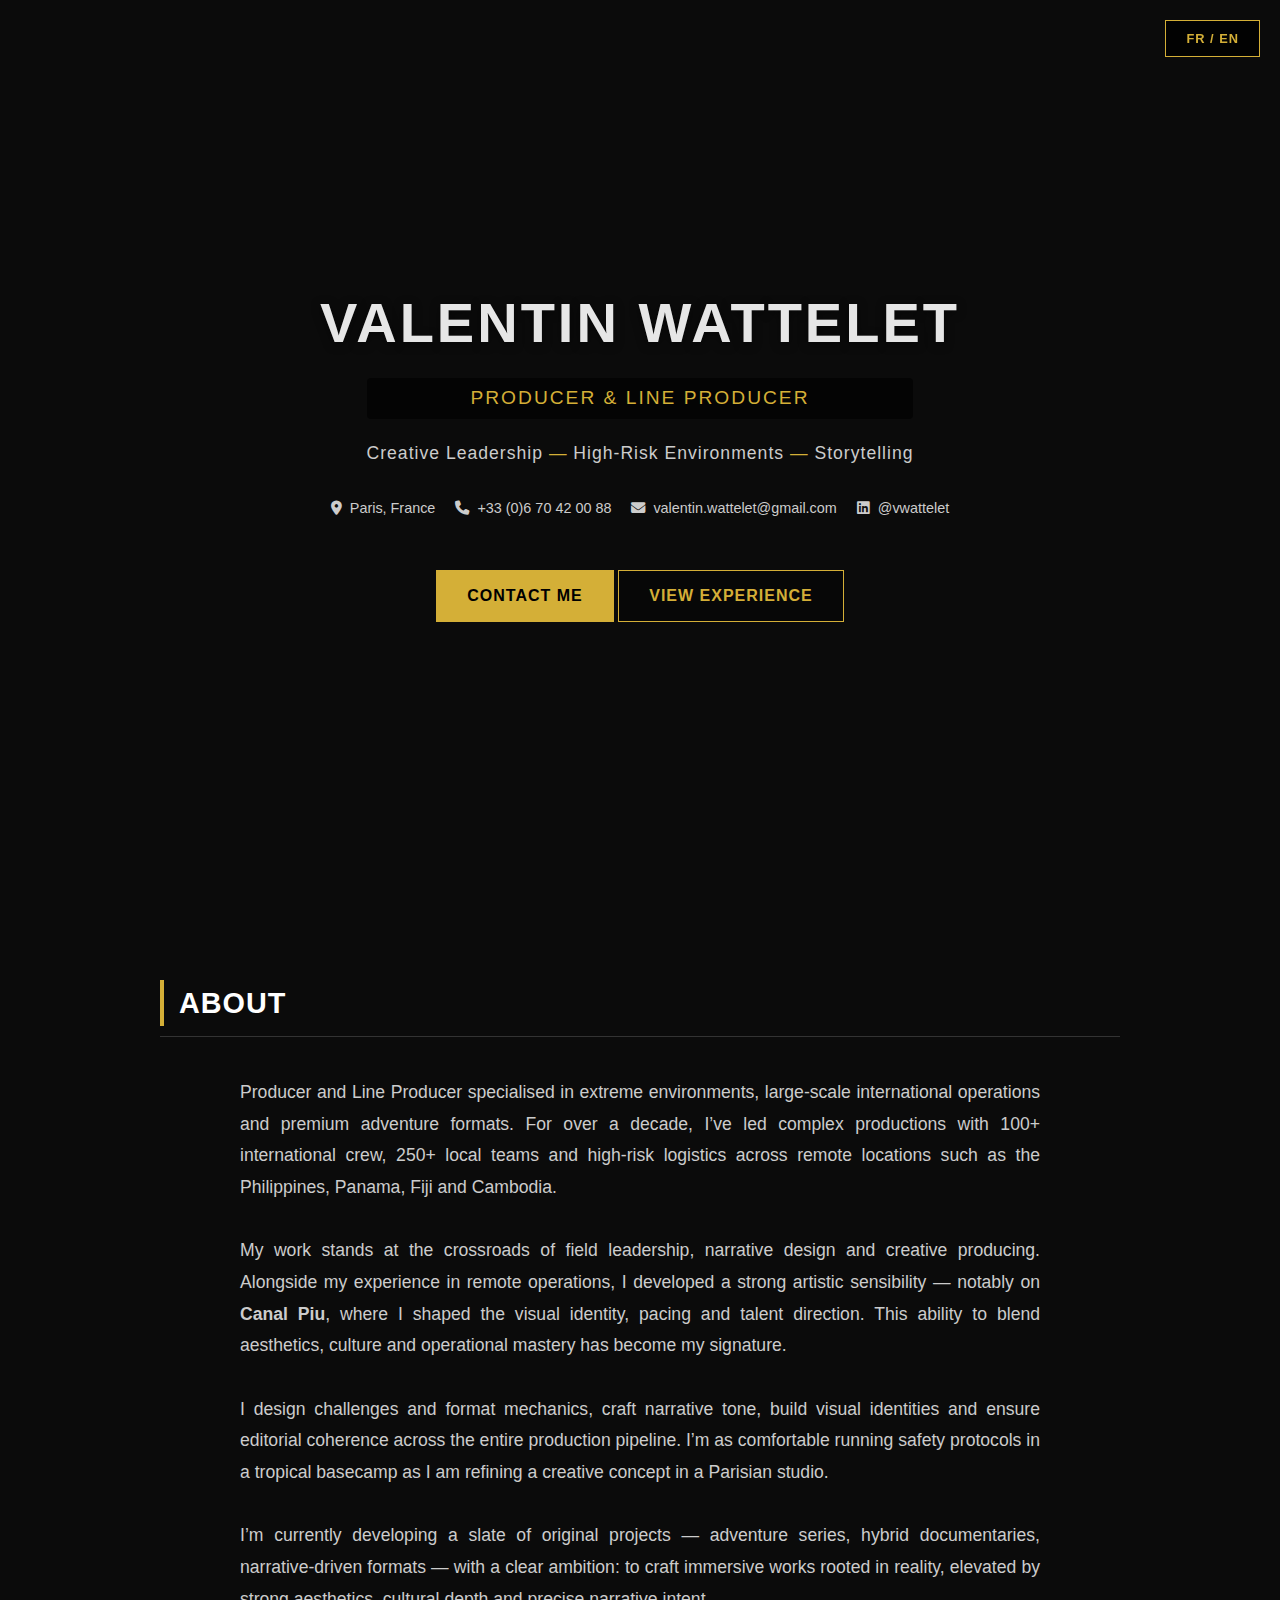
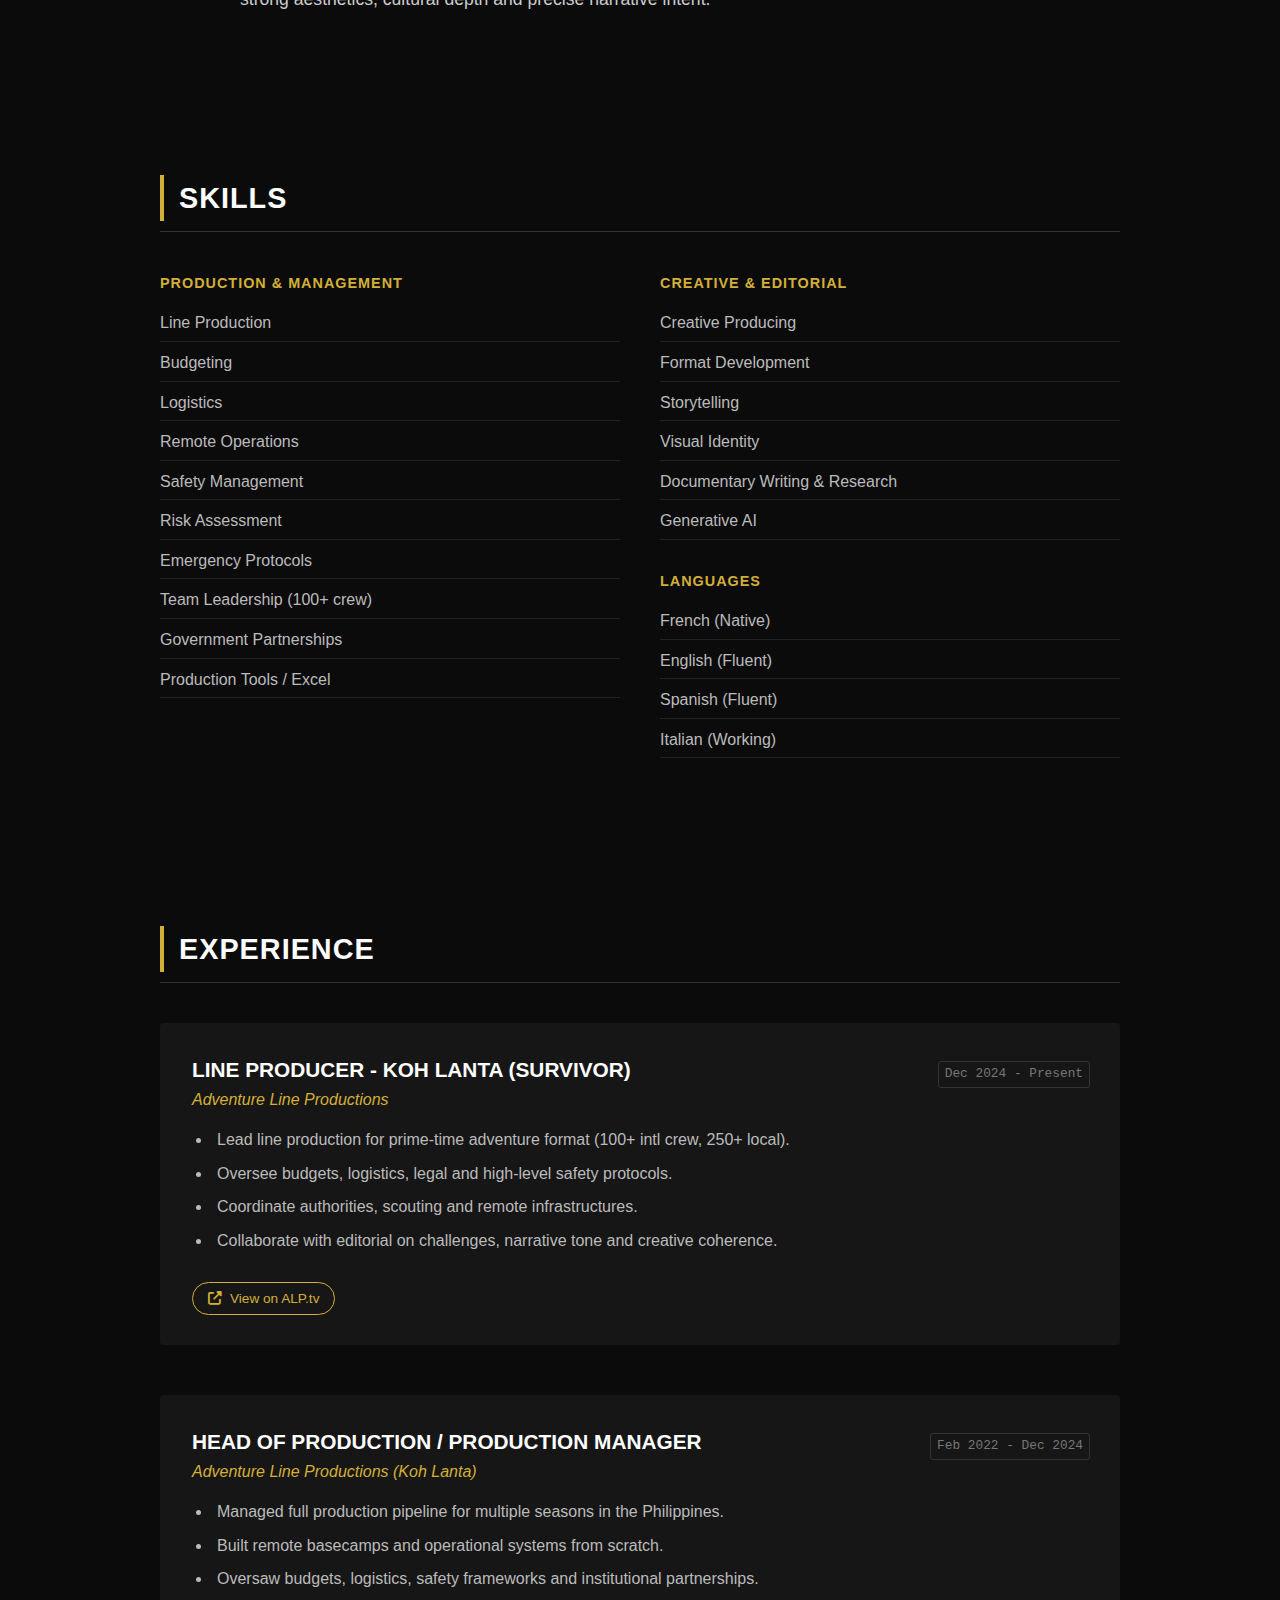
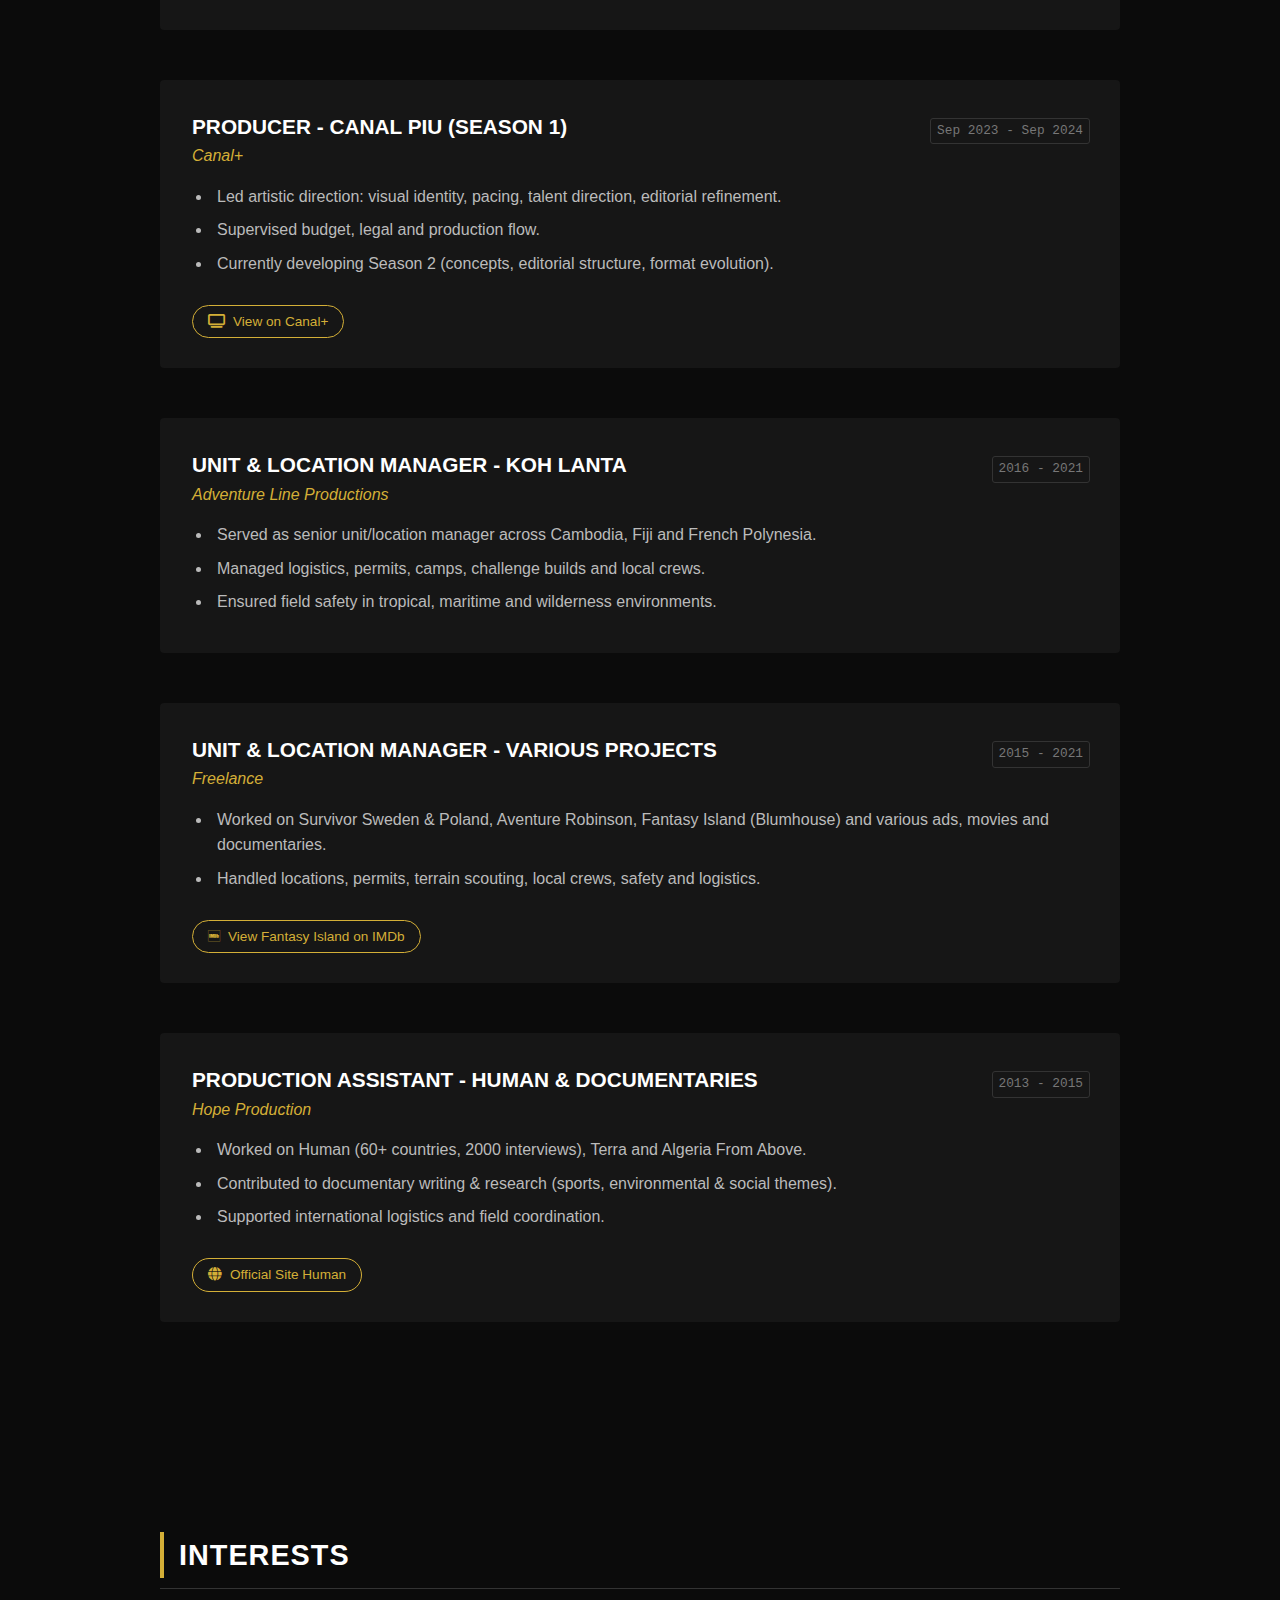
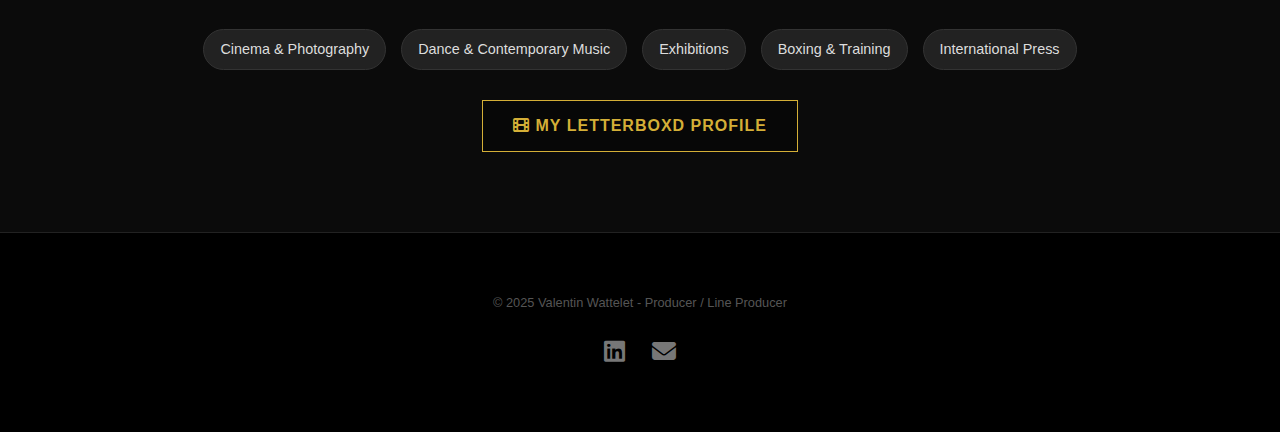
<file: public/cv.html>
<!DOCTYPE html>
<html lang="fr">
<head>
    <meta charset="UTF-8">
    <meta name="viewport" content="width=device-width, initial-scale=1.0">
    <title>Valentin Wattelet | Producer</title>
    <link href="https://cdnjs.cloudflare.com/ajax/libs/font-awesome/6.4.0/css/all.min.css" rel="stylesheet">
    <style>
        :root {
            --bg-color: #0b0b0b;
            --card-bg: #161616;
            --text-main: #e6e6e6;
            --text-muted: #999;
            --accent: #d4af37; /* Or 'Cinema' */
            --accent-hover: #f0c448;
        }

        * { margin: 0; padding: 0; box-sizing: border-box; scroll-behavior: smooth; }
        
        body {
            font-family: 'Helvetica Neue', Helvetica, Arial, sans-serif;
            background-color: var(--bg-color);
            color: var(--text-main);
            line-height: 1.6;
        }

        /* BOUTON LANGUE */
        .lang-switch {
            position: fixed;
            top: 20px;
            right: 20px;
            z-index: 1000;
        }
        .lang-btn {
            background: rgba(0,0,0,0.8);
            color: var(--accent);
            border: 1px solid var(--accent);
            padding: 10px 20px;
            cursor: pointer;
            font-weight: bold;
            text-transform: uppercase;
            font-size: 0.8rem;
            letter-spacing: 1px;
            transition: 0.3s;
        }
        .lang-btn:hover { background: var(--accent); color: #000; }

        /* HERO */
        header {
            min-height: 100vh;
            display: flex;
            flex-direction: column;
            justify-content: center;
            align-items: center;
            text-align: center;
            /* Image de fond sombre (Jungle/Aventure) */
            background: linear-gradient(to bottom, rgba(11,11,11,0.4), rgba(11,11,11,1)), 
                        url('https://images.unsplash.com/photo-1469474968028-56623f02e42e?q=80&w=1920&auto=format&fit=crop');
            background-size: cover;
            background-position: center;
            padding: 20px;
        }

        h1 {
            font-size: 3.5rem;
            text-transform: uppercase;
            letter-spacing: 3px;
            margin-bottom: 10px;
            font-weight: 800;
            text-shadow: 0 2px 10px rgba(0,0,0,0.5);
        }

        h2 {
            color: var(--accent);
            font-weight: 400;
            letter-spacing: 2px;
            margin-bottom: 40px;
            text-transform: uppercase;
            font-size: 1.2rem;
            background: rgba(0,0,0,0.6);
            padding: 5px 15px;
            border-radius: 4px;
        }

        .contact-info {
            display: flex;
            gap: 20px;
            flex-wrap: wrap;
            justify-content: center;
            margin-bottom: 30px;
            font-size: 0.9rem;
            color: #ccc;
        }
        
        .contact-info span { display: flex; align-items: center; gap: 8px; }

	.contact-link {
            color: #ccc;
            text-decoration: none;
            display: flex;
            align-items: center;
            gap: 8px;
            transition: 0.3s;
        }
        .contact-link:hover {
            color: var(--accent); /* Devient doré au survol */
        }

        .cta-container { margin-top: 20px; display: flex; gap: 10px; justify-content: center; flex-wrap: wrap;}
        
        .btn {
            display: inline-block;
            padding: 12px 30px;
            border: 1px solid var(--accent);
            color: var(--accent);
            text-decoration: none;
            text-transform: uppercase;
            font-weight: bold;
            letter-spacing: 1px;
            transition: 0.3s;
            background: rgba(0,0,0,0.3);
        }
        
        .btn:hover { background: var(--accent); color: #000; }
        .btn-fill { background: var(--accent); color: #000; }
        .btn-fill:hover { background: var(--accent-hover); }

        /* SECTIONS */
        section { padding: 80px 20px; max-width: 1000px; margin: 0 auto; }
        
        .section-header {
            border-bottom: 1px solid #333;
            padding-bottom: 10px;
            margin-bottom: 40px;
            display: flex;
            align-items: center;
            justify-content: space-between;
        }
        
        .section-title {
            font-size: 1.8rem;
            text-transform: uppercase;
            color: #fff;
            letter-spacing: 1px;
            border-left: 4px solid var(--accent);
            padding-left: 15px;
        }

        /* ABOUT TEXT */
        .about-text {
            font-size: 1.1rem;
            color: #ccc;
            max-width: 800px;
            margin: 0 auto;
            text-align: justify;
            line-height: 1.8;
        }

        /* SKILLS GRID */
        .skills-wrapper {
            display: grid;
            grid-template-columns: repeat(auto-fit, minmax(300px, 1fr));
            gap: 40px;
        }

        .skill-category h4 { color: var(--accent); margin-bottom: 15px; text-transform: uppercase; font-size: 0.9rem; letter-spacing: 1px;}
        .skill-list { list-style: none; }
        .skill-list li { 
            margin-bottom: 8px; 
            border-bottom: 1px solid #222; 
            padding-bottom: 5px;
            display: flex;
            justify-content: space-between;
            color: #bbb;
        }

        /* EXPERIENCE */
        .job { 
            margin-bottom: 50px; 
            padding: 30px;
            background: var(--card-bg);
            border-radius: 4px;
            transition: transform 0.3s;
            border-left: 2px solid transparent;
        }

        .job:hover {
            transform: translateY(-5px);
            border-left: 2px solid var(--accent);
        }
        
        .job-head {
            display: flex;
            justify-content: space-between;
            align-items: baseline;
            margin-bottom: 15px;
            flex-wrap: wrap;
        }
        
        .job-title { font-size: 1.3rem; font-weight: bold; color: #fff; }
        .job-company { color: var(--accent); font-style: italic; margin-right: 10px; font-weight: 500;}
        .job-date { font-family: monospace; color: #777; border: 1px solid #333; padding: 2px 6px; font-size: 0.8rem; border-radius: 3px;}

        .job ul { margin-left: 20px; margin-top: 15px; color: #bbb; }
        .job li { margin-bottom: 8px; padding-left: 5px; }

        /* LIENS PROJETS */
        .project-link {
            display: inline-flex;
            align-items: center;
            gap: 8px;
            margin-top: 20px;
            font-size: 0.85rem;
            color: var(--accent);
            text-decoration: none;
            border: 1px solid var(--accent);
            padding: 5px 15px;
            border-radius: 20px;
            transition: 0.3s;
        }
        .project-link:hover { background: var(--accent); color: #000; }

        /* INTERESTS */
        .interests-list {
            display: flex;
            flex-wrap: wrap;
            gap: 15px;
            justify-content: center;
        }
        
        .tag {
            background: #222;
            padding: 8px 16px;
            border-radius: 50px;
            font-size: 0.9rem;
            border: 1px solid #333;
            color: #ddd;
            transition: 0.3s;
        }
        .tag:hover { border-color: var(--accent); color: #fff; }

        /* LANGUE SWITCHER LOGIC */
        .en-content { display: none; }

        /* FOOTER */
        footer {
            text-align: center;
            padding: 60px 20px;
            background: #000;
            font-size: 0.8rem;
            color: #555;
            border-top: 1px solid #222;
        }

        @media (max-width: 768px) {
            h1 { font-size: 2.2rem; }
            .job-head { flex-direction: column; gap: 5px; }
            .job { padding: 20px; }
        }
    </style>
</head>
<body>

    <div class="lang-switch">
        <button class="lang-btn" onclick="toggleLang()">FR / EN</button>
    </div>

   <header>
        <h1>Valentin Wattelet</h1>
        
        <div class="fr-content" style="text-align: center;">
            <h2>Producteur / Directeur de Production</h2>
            <p style="color: #ccc; font-size: 1.1rem; margin-top: -20px; margin-bottom: 30px; letter-spacing: 1px; font-weight: 300;">
                Création <span style="color:var(--accent)">—</span> Terrain Extrême <span style="color:var(--accent)">—</span> Narration
            </p>
        </div>

        <div class="en-content" style="text-align: center;">
            <h2>Producer & Line Producer</h2>
            <p style="color: #ccc; font-size: 1.1rem; margin-top: -20px; margin-bottom: 30px; letter-spacing: 1px; font-weight: 300;">
                Creative Leadership <span style="color:var(--accent)">—</span> High-Risk Environments <span style="color:var(--accent)">—</span> Storytelling
            </p>
        </div>
        
        <div class="contact-info">
            <span><i class="fas fa-map-marker-alt"></i> Paris, France</span>

            <a href="tel:+33670420088" class="contact-link">
                <i class="fas fa-phone"></i> +33 (0)6 70 42 00 88
            </a>

            <a href="mailto:valentin.wattelet@gmail.com" class="contact-link">
                <i class="fas fa-envelope"></i> valentin.wattelet@gmail.com
            </a>

            <a href="https://www.linkedin.com/in/vwattelet" target="_blank" class="contact-link">
                <i class="fab fa-linkedin"></i> @vwattelet
            </a>
        </div>

        <div class="cta-container">
            <div class="fr-content">
                <a href="mailto:valentin.wattelet@gmail.com" class="btn btn-fill">Me Contacter</a>
                <a href="#experience" class="btn">Voir Expérience</a>
            </div>
            
            <div class="en-content">
                <a href="mailto:valentin.wattelet@gmail.com" class="btn btn-fill">Contact Me</a>
                <a href="#experience" class="btn">View Experience</a>
            </div>
        </div>
    </header>

    <section id="about">
        <div class="fr-content">
            <div class="section-header"><h3 class="section-title">À Propos</h3></div>
            <div class="about-text">
                <p>
                    Producteur et Directeur de Production spécialisé dans les environnements extrêmes, les opérations internationales et les formats d’aventure premium. Depuis plus de dix ans, je dirige des productions de grande ampleur — équipes internationales 100+, équipes locales 250+, logistique lourde, protocoles Safety avancés — dans des zones isolées comme les Philippines, le Panama, les Fidji ou le Cambodge.
                </p>
                <br>
                <p>
                    Mon travail se situe à l’intersection du terrain, du narratif et de la création. J’ai un parcours marqué par les environnements hostiles, mais aussi par une vraie sensibilité artistique — développée notamment sur <strong>Canal Piu</strong>, où j’ai porté l’identité visuelle, le rythme et la direction des talents. Cette capacité à naviguer entre esthétique, culture et contraintes de terrain est devenue ma signature.
                </p>
                <br>
                <p>
                    Je conçois des mécaniques, affine le storytelling, construis des identités visuelles solides et veille à la cohérence éditoriale de bout en bout. Je suis autant à l’aise dans une salle de briefing au milieu d’une forêt tropicale que dans un studio parisien en train de régler un ton narratif ou une intention visuelle.
                </p>
                <br>
                <p>
                    Aujourd’hui, je développe plusieurs projets originaux — aventures, documentaires hybrides, formats à forte tension — avec une ambition claire : créer des œuvres immersives, ancrées dans le réel, nourries d’esthétique, de culture et d’exigence narrative.
                </p>
            </div>
        </div>

        <div class="en-content">
            <div class="section-header"><h3 class="section-title">About</h3></div>
            <div class="about-text">
                <p>
                    Producer and Line Producer specialised in extreme environments, large-scale international operations and premium adventure formats. For over a decade, I’ve led complex productions with 100+ international crew, 250+ local teams and high-risk logistics across remote locations such as the Philippines, Panama, Fiji and Cambodia.
                </p>
                <br>
                <p>
                    My work stands at the crossroads of field leadership, narrative design and creative producing. Alongside my experience in remote operations, I developed a strong artistic sensibility — notably on <strong>Canal Piu</strong>, where I shaped the visual identity, pacing and talent direction. This ability to blend aesthetics, culture and operational mastery has become my signature.
                </p>
                <br>
                <p>
                    I design challenges and format mechanics, craft narrative tone, build visual identities and ensure editorial coherence across the entire production pipeline. I’m as comfortable running safety protocols in a tropical basecamp as I am refining a creative concept in a Parisian studio.
                </p>
                <br>
                <p>
                    I’m currently developing a slate of original projects — adventure series, hybrid documentaries, narrative-driven formats — with a clear ambition: to craft immersive works rooted in reality, elevated by strong aesthetics, cultural depth and precise narrative intent.
                </p>
            </div>
        </div>
    </section>

    <section id="skills">
        <div class="fr-content"><div class="section-header"><h3 class="section-title">Compétences</h3></div></div>
        <div class="en-content"><div class="section-header"><h3 class="section-title">Skills</h3></div></div>

        <div class="skills-wrapper">
            <div class="skill-category">
                <div class="fr-content">
                    <h4>Production & Gestion</h4>
                    <ul class="skill-list">
                        <li>Direction de prod</li>
                        <li>Budgétisation</li>
                        <li>Logistique Internationale</li>
                        <li>Opérations à distance </li>
                        <li>Gestion de la sécurité (Safety)</li>
                        <li>Évaluation des risques</li>
                        <li>Protocoles d'urgence</li>
                        <li>Leadership d'équipe (100+ crew)</li>
                        <li>Partenariats gouvernementaux</li>
                        <li>Outils de production / Excel</li>
                    </ul>
                </div>
                <div class="en-content">
                    <h4>Production & Management</h4>
                    <ul class="skill-list">
                        <li>Line Production</li>
                        <li>Budgeting</li>
                        <li>Logistics</li>
                        <li>Remote Operations</li>
                        <li>Safety Management</li>
                        <li>Risk Assessment</li>
                        <li>Emergency Protocols</li>
                        <li>Team Leadership (100+ crew)</li>
                        <li>Government Partnerships</li>
                        <li>Production Tools / Excel</li>
                    </ul>
                </div>
            </div>

            <div class="skill-category">
                <div class="fr-content">
                    <h4>Créatif & Éditorial</h4>
                    <ul class="skill-list">
                        <li>Creative Producing</li>
                        <li>Développement de formats</li>
                        <li>Storytelling</li>
                        <li>Identité Visuelle</li>
                        <li>Écriture Documentaire & Recherche</li>
			<li>IA Générative</li>
                    </ul>
                    <h4 style="margin-top:30px;">Langues</h4>
                    <ul class="skill-list">
                        <li>Français (Natif)</li>
                        <li>Anglais (Courant)</li>
                        <li>Espagnol (Courant)</li>
                        <li>Italien (Professionnel)</li>
			
                    </ul>
                </div>
                <div class="en-content">
                    <h4>Creative & Editorial</h4>
                    <ul class="skill-list">
                        <li>Creative Producing</li>
                        <li>Format Development</li>
                        <li>Storytelling</li>
                        <li>Visual Identity</li>
                        <li>Documentary Writing & Research</li>
			<li>Generative AI</li>
                    </ul>
                    <h4 style="margin-top:30px;">Languages</h4>
                    <ul class="skill-list">
                        <li>French (Native)</li>
                        <li>English (Fluent)</li>
                        <li>Spanish (Fluent)</li>
                        <li>Italian (Working)</li>
                    </ul>
                </div>
            </div>
        </div>
    </section>

    <section id="experience">
        <div class="fr-content"><div class="section-header"><h3 class="section-title">Expérience</h3></div></div>
        <div class="en-content"><div class="section-header"><h3 class="section-title">Experience</h3></div></div>

        <div class="job">
            <div class="job-head">
                <div>
                    <div class="fr-content">
                        <span class="job-title">PRODUCTEUR EXÉCUTIF - KOH LANTA</span><br>
                    </div>
                    <div class="en-content">
                        <span class="job-title">LINE PRODUCER - KOH LANTA (SURVIVOR)</span><br>
                    </div>
                    <span class="job-company">Adventure Line Productions</span>
                </div>
                	<span class="job-date">
  			  		<span class="fr-content">Déc 2024 - Aujourd'hui</span>
    				<span class="en-content">Dec 2024 - Present</span>
					</span>
            </div>
            <div class="fr-content">
                <ul>
                    <li>Direction de la production pour le format d'aventure prime-time (100+ équipe intl, 250+ locaux).</li>
                    <li>Supervision des budgets, de la logistique, du juridique et des protocoles de sécurité de haut niveau.</li>
                    <li>Coordination avec les autorités, repérages et infrastructures isolées.</li>
                    <li>Collaboration avec l'éditorial sur les épreuves, le ton narratif et la cohérence créative.</li>
                </ul>
                <a href="https://www.alp.tv/programmes/koh-lanta" target="_blank" class="project-link"><i class="fas fa-external-link-alt"></i> Voir sur ALP.tv</a>
            </div>
            <div class="en-content">
                <ul>
                    <li>Lead line production for prime-time adventure format (100+ intl crew, 250+ local).</li>
                    <li>Oversee budgets, logistics, legal and high-level safety protocols.</li>
                    <li>Coordinate authorities, scouting and remote infrastructures.</li>
                    <li>Collaborate with editorial on challenges, narrative tone and creative coherence.</li>
                </ul>
                <a href="https://www.alp.tv/programmes/koh-lanta" target="_blank" class="project-link"><i class="fas fa-external-link-alt"></i> View on ALP.tv</a>
            </div>
        </div>

        <div class="job">
            <div class="job-head">
                <div>
                    <div class="fr-content">
                        <span class="job-title">DIRECTEUR DE PRODUCTION</span><br>
                    </div>
                    <div class="en-content">
                        <span class="job-title">HEAD OF PRODUCTION / PRODUCTION MANAGER</span><br>
                    </div>
                    <span class="job-company">Adventure Line Productions (Koh Lanta)</span>
                </div>
                <span class="job-date">
    			<span class="fr-content">Fév 2022 - Déc 2024</span>
    			<span class="en-content">Feb 2022 - Dec 2024</span>
				</span>
            </div>
            <div class="fr-content">
                <ul>
                    <li>Gestion complète du pipeline de production pour plusieurs saisons aux Philippines.</li>
                    <li>Construction de camps de base (remote) et de systèmes opérationnels à partir de zéro.</li>
                    <li>Supervision des budgets, de la logistique, des cadres de sécurité et des partenariats institutionnels.</li>
                </ul>
            </div>
            <div class="en-content">
                <ul>
                    <li>Managed full production pipeline for multiple seasons in the Philippines.</li>
                    <li>Built remote basecamps and operational systems from scratch.</li>
                    <li>Oversaw budgets, logistics, safety frameworks and institutional partnerships.</li>
                </ul>
            </div>
        </div>

        <div class="job">
            <div class="job-head">
                <div>
                    <div class="fr-content">
                        <span class="job-title">PRODUCTEUR - CANAL PIU (SAISON 1)</span><br>
                    </div>
                    <div class="en-content">
                        <span class="job-title">PRODUCER - CANAL PIU (SEASON 1)</span><br>
                    </div>
                    <span class="job-company">Canal+</span>
                </div>
           			 <span class="job-date">
   			 		<span class="fr-content">Sept 2023 - Sept 2024</span>
    				<span class="en-content">Sep 2023 - Sep 2024</span>
					</span>
            </div>
            
            <div class="fr-content">
                <ul>
                    <li>Direction artistique : identité visuelle, rythme, direction des talents, raffinement éditorial.</li>
                    <li>Supervision du budget, du juridique et du flux de production.</li>
                    <li>Développement actuel de la Saison 2 (concepts, structure éditoriale, évolution du format).</li>
                </ul>
                <a href="https://www.canalplus.com/" target="_blank" class="project-link"><i class="fas fa-tv"></i> Voir sur Canal+</a>
            </div>
            
            <div class="en-content">
                <ul>
                    <li>Led artistic direction: visual identity, pacing, talent direction, editorial refinement.</li>
                    <li>Supervised budget, legal and production flow.</li>
                    <li>Currently developing Season 2 (concepts, editorial structure, format evolution).</li>
                </ul>
                <a href="https://www.canalplus.com/" target="_blank" class="project-link"><i class="fas fa-tv"></i> View on Canal+</a>
            </div>
        </div>

        <div class="job">
            <div class="job-head">
                <div>
                    <div class="fr-content">
                        <span class="job-title">RÉGISSEUR GÉNÉRAL - KOH LANTA</span><br>
                    </div>
                    <div class="en-content">
                        <span class="job-title">UNIT & LOCATION MANAGER - KOH LANTA</span><br>
                    </div>
                    <span class="job-company">Adventure Line Productions</span>
                </div>
                <span class="job-date">2016 - 2021</span>
            </div>
             <div class="fr-content">
                <ul>
                    <li>Régisseur Général Senior au Cambodge, aux Fidji et en Polynésie française.</li>
                    <li>Gestion de la logistique, des permis, des camps, de la construction des jeux et des équipes locales.</li>
                    <li>Garant de la sécurité sur le terrain dans des environnements tropicaux, maritimes et sauvages.</li>
                </ul>
            </div>
            <div class="en-content">
                <ul>
                    <li>Served as senior unit/location manager across Cambodia, Fiji and French Polynesia.</li>
                    <li>Managed logistics, permits, camps, challenge builds and local crews.</li>
                    <li>Ensured field safety in tropical, maritime and wilderness environments.</li>
                </ul>
            </div>
        </div>

        <div class="job">
            <div class="job-head">
                <div>
                    <div class="fr-content">
                        <span class="job-title">RÉGISSEUR & RÉGISSEUR GÉNÉRAL - PROJETS INTERNATIONAUX</span><br>
                    </div>
                    <div class="en-content">
                        <span class="job-title">UNIT & LOCATION MANAGER - VARIOUS PROJECTS</span><br>
                    </div>
                    <span class="job-company">Freelance</span>
                </div>
                <span class="job-date">2015 - 2021</span>
            </div>
            <div class="fr-content">
                <ul>
                    <li>A travaillé sur <strong>Survivor Sweden & Poland</strong>, <strong>Aventure Robinson</strong>, <strong>Fantasy Island (Blumhouse)</strong> et diverses publicités, fictions et documentaires.</li>
                    <li>Gestion des lieux, permis, repérages terrain, équipes locales, sécurité et logistique.</li>
                </ul>
                <a href="https://www.imdb.com/title/tt10834220/" target="_blank" class="project-link"><i class="fab fa-imdb"></i> Voir Fantasy Island sur IMDb</a>
            </div>
            <div class="en-content">
                <ul>
                    <li>Worked on Survivor Sweden & Poland, Aventure Robinson, Fantasy Island (Blumhouse) and various ads, movies and documentaries.</li>
                    <li>Handled locations, permits, terrain scouting, local crews, safety and logistics.</li>
                </ul>
                <a href="https://www.imdb.com/title/tt10834220/" target="_blank" class="project-link"><i class="fab fa-imdb"></i> View Fantasy Island on IMDb</a>
            </div>
        </div>

        <div class="job">
            <div class="job-head">
                <div>
                    <div class="fr-content">
                        <span class="job-title">ASSISTANT DE PRODUCTION - HUMAN & DOCUMENTAIRES</span><br>
                    </div>
                    <div class="en-content">
                        <span class="job-title">PRODUCTION ASSISTANT - HUMAN & DOCUMENTARIES</span><br>
                    </div>
                    <span class="job-company">Hope Production</span>
                </div>
                <span class="job-date">2013 - 2015</span>
            </div>
            <div class="fr-content">
                <ul>
                    <li>A travaillé sur <strong>Human</strong> (60+ pays, 2000 interviews), <strong>Terra</strong> et <strong>L'Algérie vue du ciel</strong>.</li>
                    <li>Contribution à l'écriture documentaire et à la recherche (thèmes sportifs, environnementaux et sociaux).</li>
                    <li>Soutien à la logistique internationale et coordination terrain.</li>
                </ul>
                <a href="http://www.human-themovie.org/" target="_blank" class="project-link"><i class="fas fa-globe"></i> Site Officiel Human</a>
            </div>
            <div class="en-content">
                <ul>
                    <li>Worked on Human (60+ countries, 2000 interviews), Terra and Algeria From Above.</li>
                    <li>Contributed to documentary writing & research (sports, environmental & social themes).</li>
                    <li>Supported international logistics and field coordination.</li>
                </ul>
                <a href="http://www.human-themovie.org/" target="_blank" class="project-link"><i class="fas fa-globe"></i> Official Site Human</a>
            </div>
        </div>

    </section>

    <section id="interests">
        <div class="fr-content"><div class="section-header"><h3 class="section-title">Intérêts</h3></div></div>
        <div class="en-content"><div class="section-header"><h3 class="section-title">Interests</h3></div></div>
        
        <div class="fr-content">
            <div class="interests-list">
                <span class="tag">Cinéma & Photographie</span>
                <span class="tag">Danse & Musique Contemporaine</span>
                <span class="tag">Expositions</span>
                <span class="tag">Boxe & Entraînement</span>
                <span class="tag">Presse Internationale</span>
            </div>
            <div style="text-align:center; margin-top:30px;">
                <a href="https://boxd.it/fWwbR" target="_blank" class="btn">
                    <i class="fas fa-film"></i> Mon Profil Letterboxd
                </a>
            </div>
        </div>

        <div class="en-content">
            <div class="interests-list">
                <span class="tag">Cinema & Photography</span>
                <span class="tag">Dance & Contemporary Music</span>
                <span class="tag">Exhibitions</span>
                <span class="tag">Boxing & Training</span>
                <span class="tag">International Press</span>
            </div>
            <div style="text-align:center; margin-top:30px;">
                <a href="https://boxd.it/fWwbR" target="_blank" class="btn">
                    <i class="fas fa-film"></i> My Letterboxd Profile
                </a>
            </div>
        </div>
    </section>

    <footer>
        <p>© 2025 Valentin Wattelet - Producer / Line Producer</p>
        <br>
        <p style="font-size:1.5rem;">
            <a href="https://www.linkedin.com/in/vwattelet" style="color:#777; margin:0 10px; transition:0.3s;" onmouseover="this.style.color='#fff'" onmouseout="this.style.color='#777'"><i class="fab fa-linkedin"></i></a>
            <a href="mailto:valentin.wattelet@gmail.com" style="color:#777; margin:0 10px; transition:0.3s;" onmouseover="this.style.color='#fff'" onmouseout="this.style.color='#777'"><i class="fas fa-envelope"></i></a>
        </p>
    </footer>

    <script>
        // 1. La langue par défaut est le Français (car c'est l'HTML de base)
        var currentLang = 'fr';

        // 2. La fonction qui change la langue (Bouton + Auto-détection)
        function toggleLang() {
            var frElements = document.querySelectorAll('.fr-content');
            var enElements = document.querySelectorAll('.en-content');
            
            if (currentLang === 'fr') {
                // On passe en ANGLAIS
                frElements.forEach(function(el) { el.style.display = 'none'; });
                enElements.forEach(function(el) { el.style.display = 'block'; });
                currentLang = 'en';
            } else {
                // On passe en FRANÇAIS
                frElements.forEach(function(el) { el.style.display = 'block'; });
                enElements.forEach(function(el) { el.style.display = 'none'; });
                currentLang = 'fr';
            }
        }

        // 3. DÉTECTION AUTOMATIQUE AU DÉMARRAGE
        document.addEventListener("DOMContentLoaded", function() {
            // Récupère la langue du navigateur (ex: "fr-FR", "en-US", "es-ES")
            var userLang = navigator.language || navigator.userLanguage; 
            
            // Si la langue ne commence PAS par "fr" (donc anglais, espagnol, etc.)
            // On active immédiatement la version anglaise
            if (userLang && !userLang.startsWith('fr')) {
                toggleLang();
            }
        });
    </script>
 
</body>
</html>
</file>
